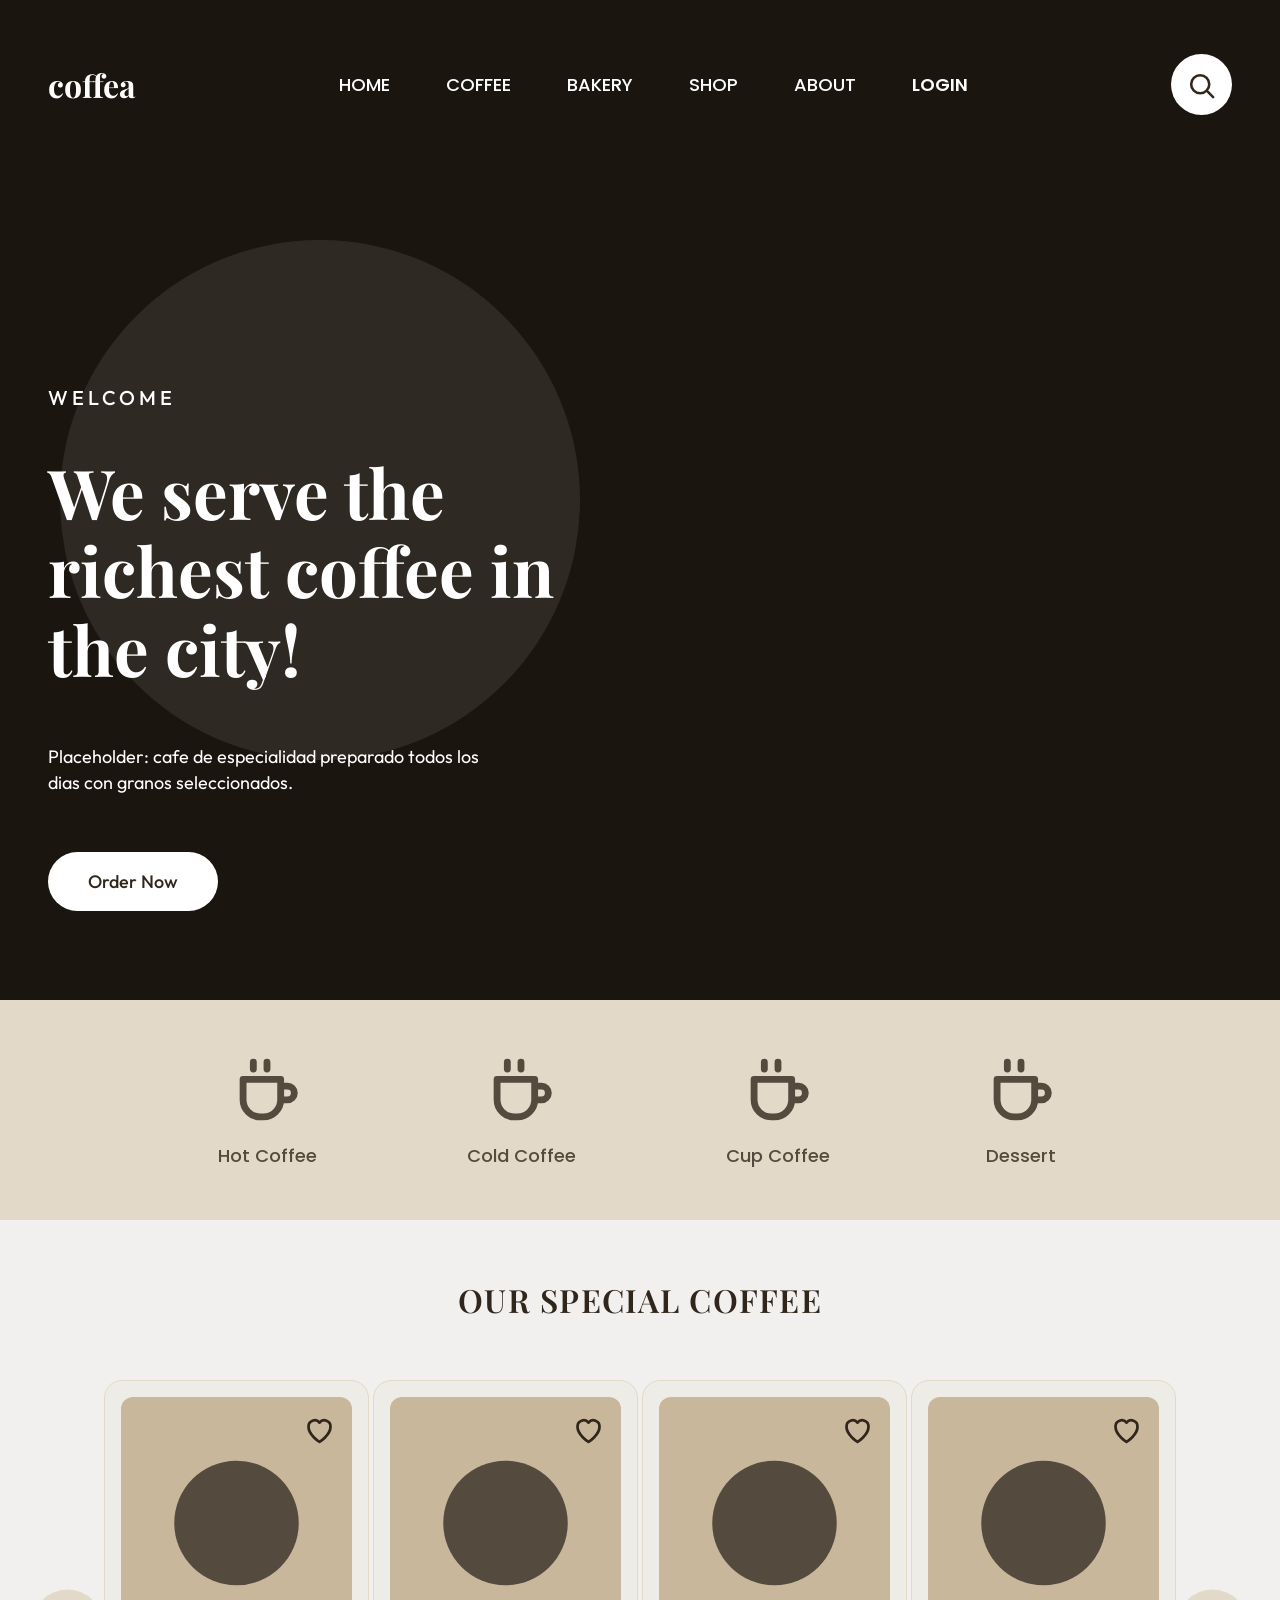
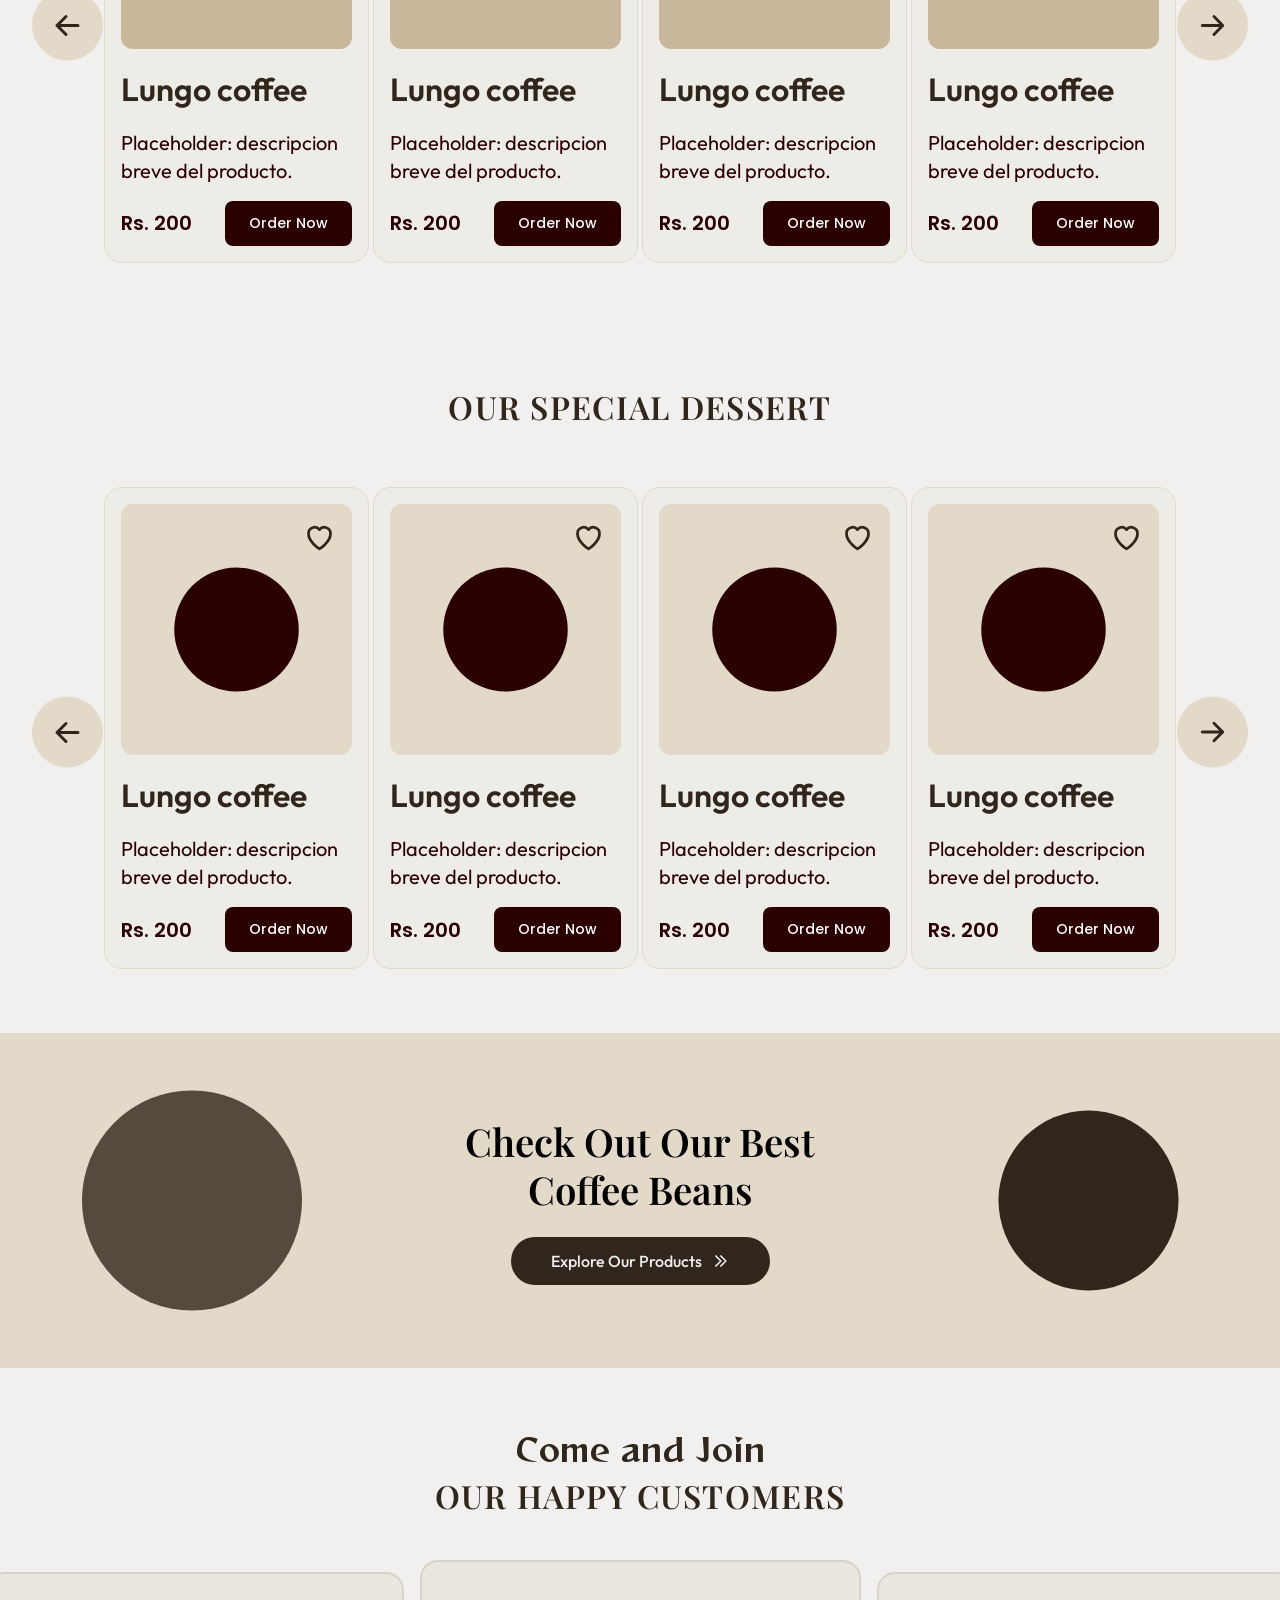
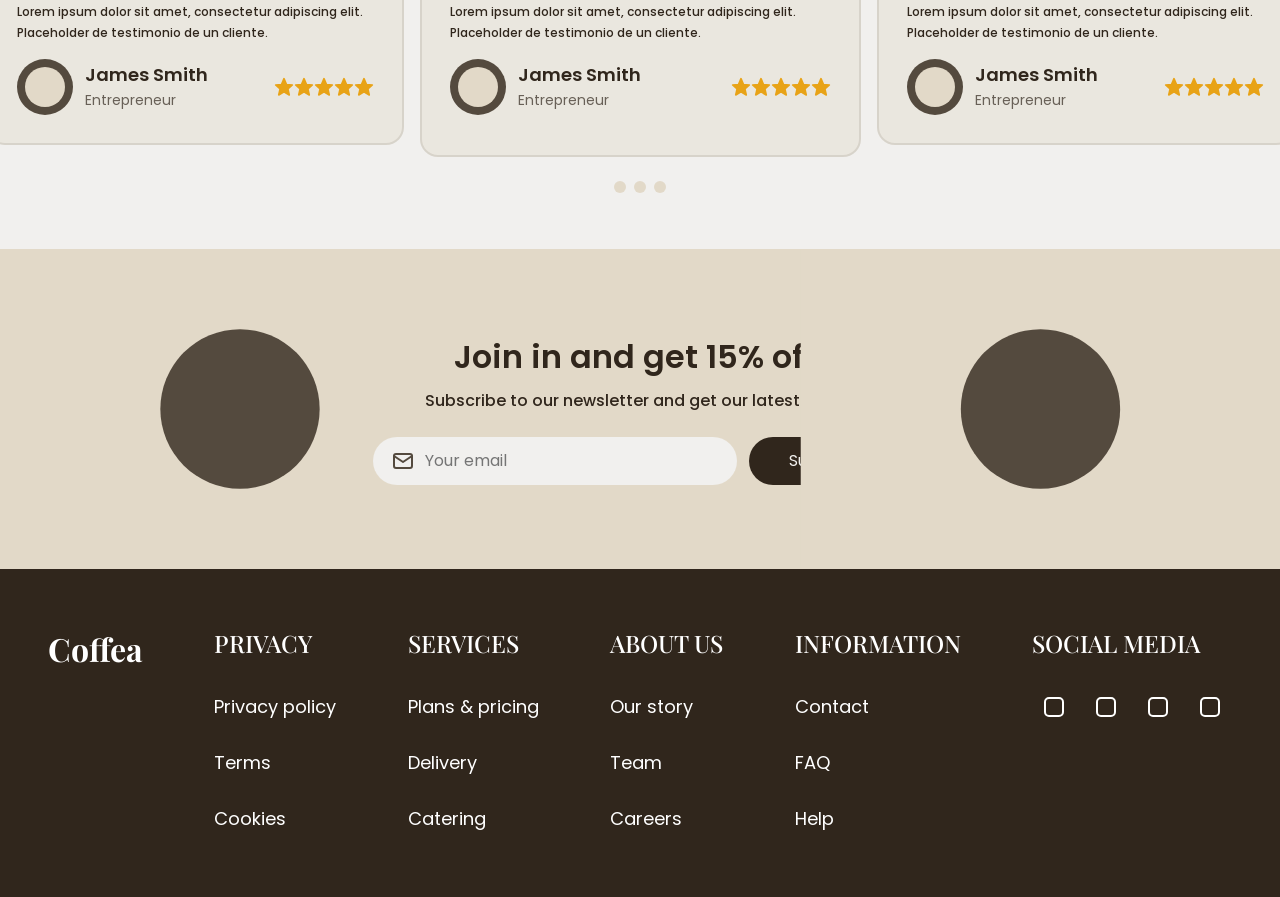
<file: Trabajo/coffea-landing/index.html>
<!DOCTYPE html>
<html lang="en">
<head>
<meta charset="UTF-8">
<meta name="viewport" content="width=device-width, initial-scale=1">
<title>Coffea | The richest coffee in the city</title>
<meta name="description" content="Coffea, cafeteria ficticia: cafes, postres y granos seleccionados. Landing page de practica.">
<meta property="og:title" content="Coffea"><meta property="og:description" content="The richest coffee in the city"><meta property="og:type" content="website">
<link rel="icon" href="data:image/svg+xml,%3Csvg xmlns='http://www.w3.org/2000/svg' viewBox='0 0 100 100'%3E%3Ctext y='.9em' font-size='90'%3E%E2%98%95%3C/text%3E%3C/svg%3E">
<link rel="preconnect" href="https://fonts.googleapis.com"><link rel="preconnect" href="https://fonts.gstatic.com" crossorigin>
<link href="https://fonts.googleapis.com/css2?family=Outfit:wght@400;500;600&family=Playfair+Display:wght@500;600;700&family=Poppins:wght@400;500;600&family=Reggae+One&display=swap" rel="stylesheet">
<link rel="stylesheet" href="css/main.css">
</head>
<body>
<a class="skip-link" href="#main">Saltar al contenido</a>
<header class="header"><div class="container header__inner"><a class="header__logo" href="/">coffea</a><nav class="nav nav--desktop" aria-label="Principal"><ul><li><a href="#home">home</a></li><li><a href="#coffee">coffee</a></li><li><a href="#bakery">bakery</a></li><li><a href="#shop">shop</a></li><li><a href="#about">about</a></li><li><a href="#login">login</a></li></ul></nav><div class="header__right"><button class="header__search" type="button" aria-label="Buscar"></button><details class="menu"><summary aria-label="Menu">&#9776;</summary><nav class="nav" aria-label="Menu movil"><ul><li><a href="#home">home</a></li><li><a href="#coffee">coffee</a></li><li><a href="#bakery">bakery</a></li><li><a href="#shop">shop</a></li><li><a href="#about">about</a></li><li><a href="#login">login</a></li></ul></nav></details></div></div></header>
<main id="main">
<section class="hero" aria-labelledby="hero-title"><img class="hero__bg" src="assets/img/hero.svg" alt="" width="1920" height="1000" fetchpriority="high"><div class="container"><div class="hero__content"><p class="hero__eyebrow">Welcome</p><h1 class="hero__title" id="hero-title">We serve the richest coffee in the city!</h1><p class="hero__text">Placeholder: cafe de especialidad preparado todos los dias con granos seleccionados.</p><a class="btn hero__btn" href="#coffee-title">Order Now</a></div></div></section>
<section class="categories" aria-label="Categorías"><div class="container"><ul class="categories__list">
<li><a class="categories__link" href="#"><img src="assets/icons/cat-hot.svg" alt="" width="82" height="82">Hot Coffee</a></li>
<li><a class="categories__link" href="#"><img src="assets/icons/cat-cold.svg" alt="" width="82" height="82">Cold Coffee</a></li>
<li><a class="categories__link" href="#"><img src="assets/icons/cat-cup.svg" alt="" width="82" height="82">Cup Coffee</a></li>
<li><a class="categories__link" href="#"><img src="assets/icons/cat-dessert.svg" alt="" width="82" height="82">Dessert</a></li></ul></div></section>
<section class="products" aria-labelledby="coffee-title"><div class="container"><h2 class="section-title" id="coffee-title">Our Special Coffee</h2><div class="carousel"><a class="carousel__arrow carousel__arrow--prev" href="#coffee-1" aria-label="Anterior"><img src="assets/icons/arrow.svg" alt=""></a><ul class="carousel__track">
<li class="carousel__item" id="coffee-1"><article class="product-card"><div class="product-card__media"><img src="assets/img/coffee-1.svg" alt="Foto de producto 1" width="334" height="364" loading="lazy" decoding="async"><input class="product-card__fav-input" type="checkbox" id="fav-coffee-1" aria-label="Agregar a favoritos"><label class="product-card__fav" for="fav-coffee-1"></label></div><h3 class="product-card__title">Lungo coffee</h3><p class="product-card__desc">Placeholder: descripcion breve del producto.</p><div class="product-card__row"><data class="product-card__price" value="200">Rs. 200</data><a class="product-card__btn" href="#">Order Now</a></div></article></li>
<li class="carousel__item" id="coffee-2"><article class="product-card"><div class="product-card__media"><img src="assets/img/coffee-2.svg" alt="Foto de producto 2" width="334" height="364" loading="lazy" decoding="async"><input class="product-card__fav-input" type="checkbox" id="fav-coffee-2" aria-label="Agregar a favoritos"><label class="product-card__fav" for="fav-coffee-2"></label></div><h3 class="product-card__title">Lungo coffee</h3><p class="product-card__desc">Placeholder: descripcion breve del producto.</p><div class="product-card__row"><data class="product-card__price" value="200">Rs. 200</data><a class="product-card__btn" href="#">Order Now</a></div></article></li>
<li class="carousel__item" id="coffee-3"><article class="product-card"><div class="product-card__media"><img src="assets/img/coffee-3.svg" alt="Foto de producto 3" width="334" height="364" loading="lazy" decoding="async"><input class="product-card__fav-input" type="checkbox" id="fav-coffee-3" aria-label="Agregar a favoritos"><label class="product-card__fav" for="fav-coffee-3"></label></div><h3 class="product-card__title">Lungo coffee</h3><p class="product-card__desc">Placeholder: descripcion breve del producto.</p><div class="product-card__row"><data class="product-card__price" value="200">Rs. 200</data><a class="product-card__btn" href="#">Order Now</a></div></article></li>
<li class="carousel__item" id="coffee-4"><article class="product-card"><div class="product-card__media"><img src="assets/img/coffee-4.svg" alt="Foto de producto 4" width="334" height="364" loading="lazy" decoding="async"><input class="product-card__fav-input" type="checkbox" id="fav-coffee-4" aria-label="Agregar a favoritos"><label class="product-card__fav" for="fav-coffee-4"></label></div><h3 class="product-card__title">Lungo coffee</h3><p class="product-card__desc">Placeholder: descripcion breve del producto.</p><div class="product-card__row"><data class="product-card__price" value="200">Rs. 200</data><a class="product-card__btn" href="#">Order Now</a></div></article></li>
</ul><a class="carousel__arrow carousel__arrow--next" href="#coffee-4" aria-label="Siguiente"><img src="assets/icons/arrow.svg" alt=""></a></div></div></section>
<section class="products" aria-labelledby="dessert-title"><div class="container"><h2 class="section-title" id="dessert-title">Our Special Dessert</h2><div class="carousel"><a class="carousel__arrow carousel__arrow--prev" href="#dessert-1" aria-label="Anterior"><img src="assets/icons/arrow.svg" alt=""></a><ul class="carousel__track">
<li class="carousel__item" id="dessert-1"><article class="product-card"><div class="product-card__media"><img src="assets/img/dessert-1.svg" alt="Foto de producto 1" width="334" height="364" loading="lazy" decoding="async"><input class="product-card__fav-input" type="checkbox" id="fav-dessert-1" aria-label="Agregar a favoritos"><label class="product-card__fav" for="fav-dessert-1"></label></div><h3 class="product-card__title">Lungo coffee</h3><p class="product-card__desc">Placeholder: descripcion breve del producto.</p><div class="product-card__row"><data class="product-card__price" value="200">Rs. 200</data><a class="product-card__btn" href="#">Order Now</a></div></article></li>
<li class="carousel__item" id="dessert-2"><article class="product-card"><div class="product-card__media"><img src="assets/img/dessert-2.svg" alt="Foto de producto 2" width="334" height="364" loading="lazy" decoding="async"><input class="product-card__fav-input" type="checkbox" id="fav-dessert-2" aria-label="Agregar a favoritos"><label class="product-card__fav" for="fav-dessert-2"></label></div><h3 class="product-card__title">Lungo coffee</h3><p class="product-card__desc">Placeholder: descripcion breve del producto.</p><div class="product-card__row"><data class="product-card__price" value="200">Rs. 200</data><a class="product-card__btn" href="#">Order Now</a></div></article></li>
<li class="carousel__item" id="dessert-3"><article class="product-card"><div class="product-card__media"><img src="assets/img/dessert-3.svg" alt="Foto de producto 3" width="334" height="364" loading="lazy" decoding="async"><input class="product-card__fav-input" type="checkbox" id="fav-dessert-3" aria-label="Agregar a favoritos"><label class="product-card__fav" for="fav-dessert-3"></label></div><h3 class="product-card__title">Lungo coffee</h3><p class="product-card__desc">Placeholder: descripcion breve del producto.</p><div class="product-card__row"><data class="product-card__price" value="200">Rs. 200</data><a class="product-card__btn" href="#">Order Now</a></div></article></li>
<li class="carousel__item" id="dessert-4"><article class="product-card"><div class="product-card__media"><img src="assets/img/dessert-4.svg" alt="Foto de producto 4" width="334" height="364" loading="lazy" decoding="async"><input class="product-card__fav-input" type="checkbox" id="fav-dessert-4" aria-label="Agregar a favoritos"><label class="product-card__fav" for="fav-dessert-4"></label></div><h3 class="product-card__title">Lungo coffee</h3><p class="product-card__desc">Placeholder: descripcion breve del producto.</p><div class="product-card__row"><data class="product-card__price" value="200">Rs. 200</data><a class="product-card__btn" href="#">Order Now</a></div></article></li>
</ul><a class="carousel__arrow carousel__arrow--next" href="#dessert-4" aria-label="Siguiente"><img src="assets/icons/arrow.svg" alt=""></a></div></div></section>
<section class="promo" aria-labelledby="promo-title"><img class="promo__img promo__img--left" src="assets/img/promo-hand.svg" alt="" width="520" height="335" loading="lazy"><div class="promo__inner container"><h2 class="promo__title" id="promo-title">Check Out Our Best Coffee Beans</h2><a class="btn promo__btn" href="#">Explore Our Products <img src="assets/icons/chevron.svg" alt="" width="20" height="20"></a></div><img class="promo__img promo__img--right" src="assets/img/promo-beans.svg" alt="" width="503" height="335" loading="lazy"></section>
<section class="testimonials" aria-labelledby="testimonials-title"><div class="container"><p class="testimonials__accent">Come and Join</p><h2 class="section-title" id="testimonials-title">Our Happy Customers</h2><ul class="testimonials__list">
<li id="t-1"><figure class="testimonial-card"><blockquote class="testimonial-card__text"><p>Lorem ipsum dolor sit amet, consectetur adipiscing elit. Placeholder de testimonio de un cliente.</p></blockquote><figcaption class="testimonial-card__head"><img class="testimonial-card__avatar" src="assets/img/avatar-1.svg" alt="" width="56" height="56" loading="lazy"><span><span class="testimonial-card__name">James Smith</span><span class="testimonial-card__role">Entrepreneur</span></span><span class="testimonial-card__stars" role="img" aria-label="5 de 5 estrellas"><img src="assets/icons/star.svg" alt=""><img src="assets/icons/star.svg" alt=""><img src="assets/icons/star.svg" alt=""><img src="assets/icons/star.svg" alt=""><img src="assets/icons/star.svg" alt=""></span></figcaption></figure></li>
<li id="t-2"><figure class="testimonial-card"><blockquote class="testimonial-card__text"><p>Lorem ipsum dolor sit amet, consectetur adipiscing elit. Placeholder de testimonio de un cliente.</p></blockquote><figcaption class="testimonial-card__head"><img class="testimonial-card__avatar" src="assets/img/avatar-2.svg" alt="" width="56" height="56" loading="lazy"><span><span class="testimonial-card__name">James Smith</span><span class="testimonial-card__role">Entrepreneur</span></span><span class="testimonial-card__stars" role="img" aria-label="5 de 5 estrellas"><img src="assets/icons/star.svg" alt=""><img src="assets/icons/star.svg" alt=""><img src="assets/icons/star.svg" alt=""><img src="assets/icons/star.svg" alt=""><img src="assets/icons/star.svg" alt=""></span></figcaption></figure></li>
<li id="t-3"><figure class="testimonial-card"><blockquote class="testimonial-card__text"><p>Lorem ipsum dolor sit amet, consectetur adipiscing elit. Placeholder de testimonio de un cliente.</p></blockquote><figcaption class="testimonial-card__head"><img class="testimonial-card__avatar" src="assets/img/avatar-3.svg" alt="" width="56" height="56" loading="lazy"><span><span class="testimonial-card__name">James Smith</span><span class="testimonial-card__role">Entrepreneur</span></span><span class="testimonial-card__stars" role="img" aria-label="5 de 5 estrellas"><img src="assets/icons/star.svg" alt=""><img src="assets/icons/star.svg" alt=""><img src="assets/icons/star.svg" alt=""><img src="assets/icons/star.svg" alt=""><img src="assets/icons/star.svg" alt=""></span></figcaption></figure></li>
</ul><ul class="testimonials__dots"><li><a href="#t-1"><span class="visually-hidden">Testimonio 1</span></a></li><li><a href="#t-2"><span class="visually-hidden">Testimonio 2</span></a></li><li><a href="#t-3"><span class="visually-hidden">Testimonio 3</span></a></li></ul></div></section>
<section class="newsletter" aria-labelledby="news-title"><img class="newsletter__img newsletter__img--left" src="assets/img/newsletter-beans.svg" alt="" width="482" height="321" loading="lazy"><div class="container"><h2 class="newsletter__title" id="news-title">Join in and get 15% off!</h2><p class="newsletter__sub">Subscribe to our newsletter and get our latest offers.</p><form class="newsletter__form" action="#" method="get"><label class="visually-hidden" for="email">Email</label><span class="newsletter__field"><img src="assets/icons/mail.svg" alt=""><input class="newsletter__input" id="email" type="email" name="email" placeholder="Your email" required autocomplete="email"></span><button class="btn newsletter__btn" type="submit">Subscribe</button></form></div><img class="newsletter__img newsletter__img--right" src="assets/img/newsletter-beans.svg" alt="" width="482" height="321" loading="lazy"></section>
</main>
<footer class="footer"><div class="container footer__grid"><a class="footer__logo" href="/">Coffea</a>
<nav aria-labelledby="f-privacy"><h3 class="footer__title" id="f-privacy">PRIVACY</h3><ul class="footer__list"><li><a href="#">Privacy policy</a></li><li><a href="#">Terms</a></li><li><a href="#">Cookies</a></li></ul></nav>
<nav aria-labelledby="f-services"><h3 class="footer__title" id="f-services">SERVICES</h3><ul class="footer__list"><li><a href="#">Plans & pricing</a></li><li><a href="#">Delivery</a></li><li><a href="#">Catering</a></li></ul></nav>
<nav aria-labelledby="f-about"><h3 class="footer__title" id="f-about">ABOUT US</h3><ul class="footer__list"><li><a href="#">Our story</a></li><li><a href="#">Team</a></li><li><a href="#">Careers</a></li></ul></nav>
<nav aria-labelledby="f-info"><h3 class="footer__title" id="f-info">INFORMATION</h3><ul class="footer__list"><li><a href="#">Contact</a></li><li><a href="#">FAQ</a></li><li><a href="#">Help</a></li></ul></nav>
<nav aria-labelledby="f-social"><h3 class="footer__title" id="f-social">SOCIAL MEDIA</h3><ul class="footer__social"><li><a href="#" aria-label="X / Twitter"><img src="assets/icons/social-x.svg" alt=""></a></li><li><a href="#" aria-label="Instagram"><img src="assets/icons/social-instagram.svg" alt=""></a></li><li><a href="#" aria-label="Facebook"><img src="assets/icons/social-facebook.svg" alt=""></a></li><li><a href="#" aria-label="LinkedIn"><img src="assets/icons/social-linkedin.svg" alt=""></a></li></ul></nav></div></footer>
</body></html>
</file>
<file: Trabajo/coffea-landing/css/main.css>
@layer tokens, base, layout, components, utilities;
@import url("tokens.css") layer(tokens);
@import url("base.css") layer(base);
@import url("layout.css") layer(layout);
@import url("components/header.css") layer(components);
@import url("components/hero.css") layer(components);
@import url("components/categories.css") layer(components);
@import url("components/product-card.css") layer(components);
@import url("components/carousel.css") layer(components);
@import url("components/promo.css") layer(components);
@import url("components/testimonial-card.css") layer(components);
@import url("components/newsletter.css") layer(components);
@import url("components/footer.css") layer(components);
@import url("utilities.css") layer(utilities);
</file>
